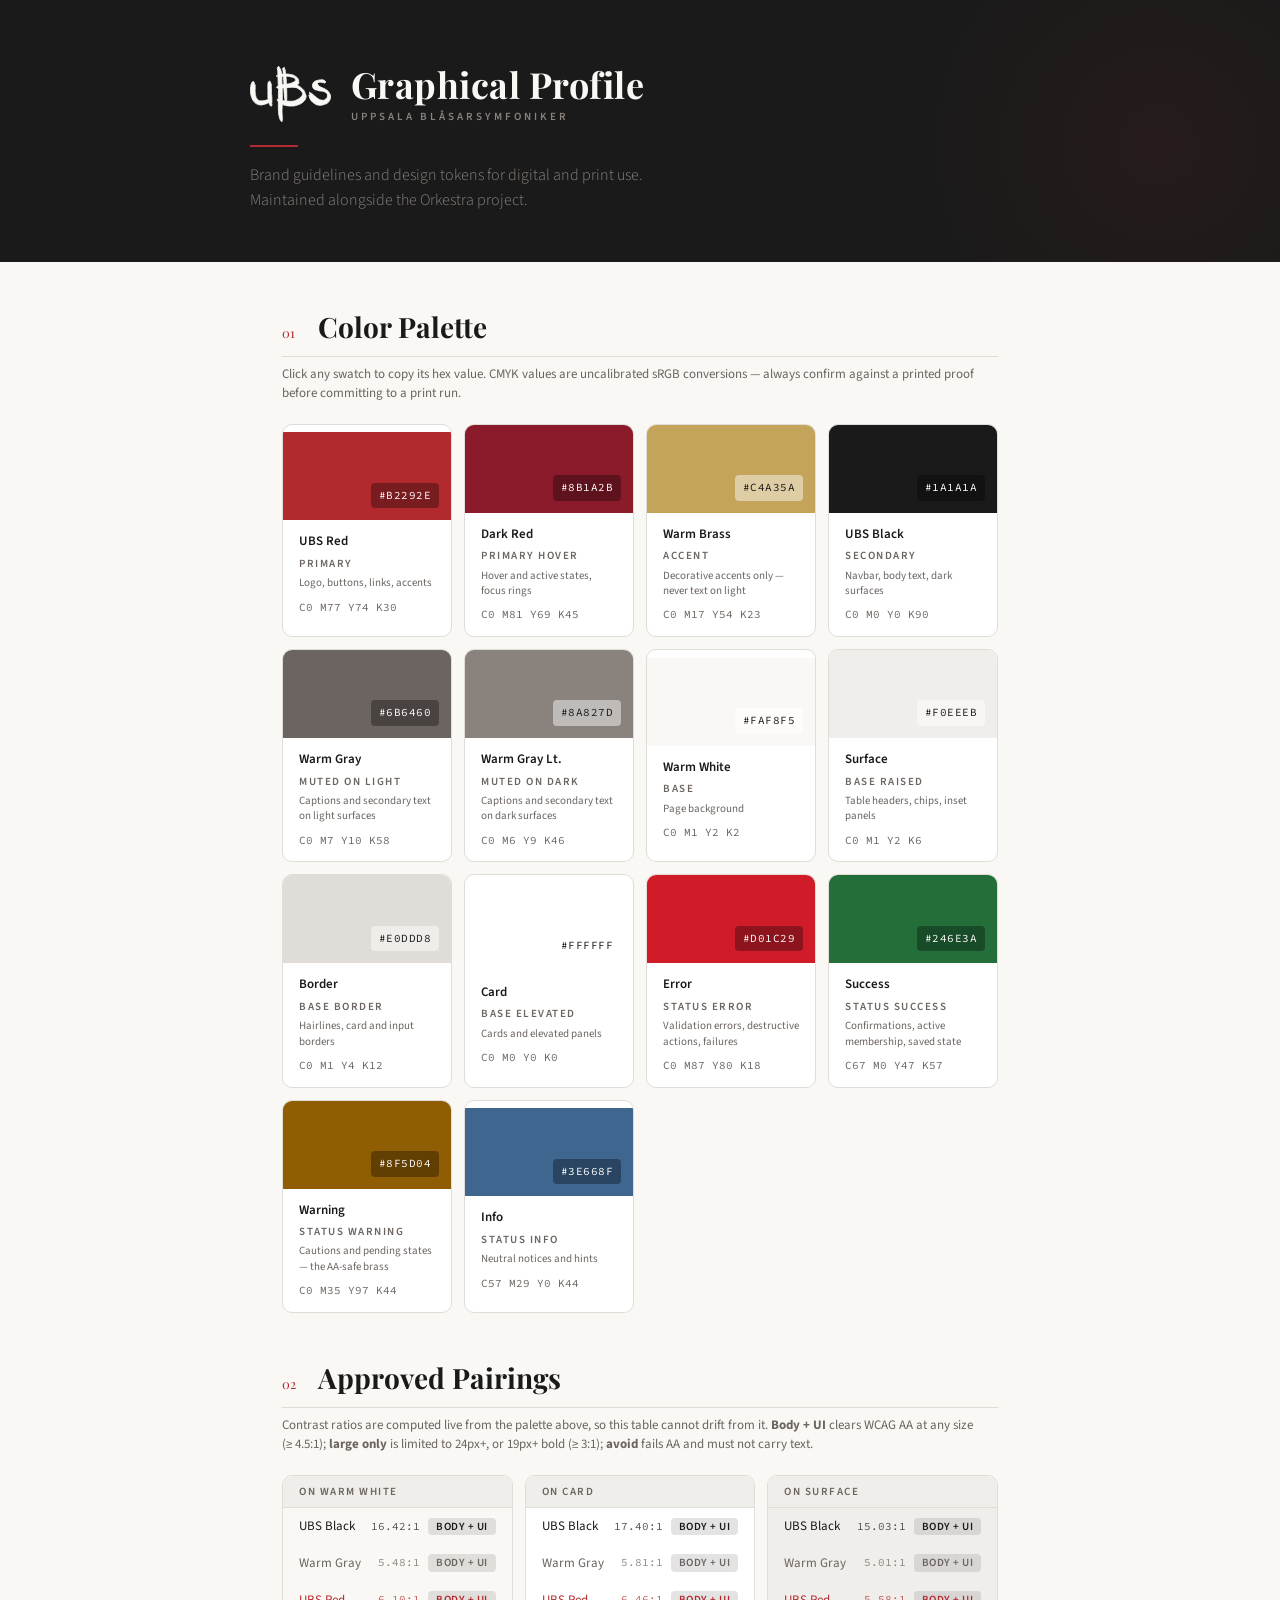
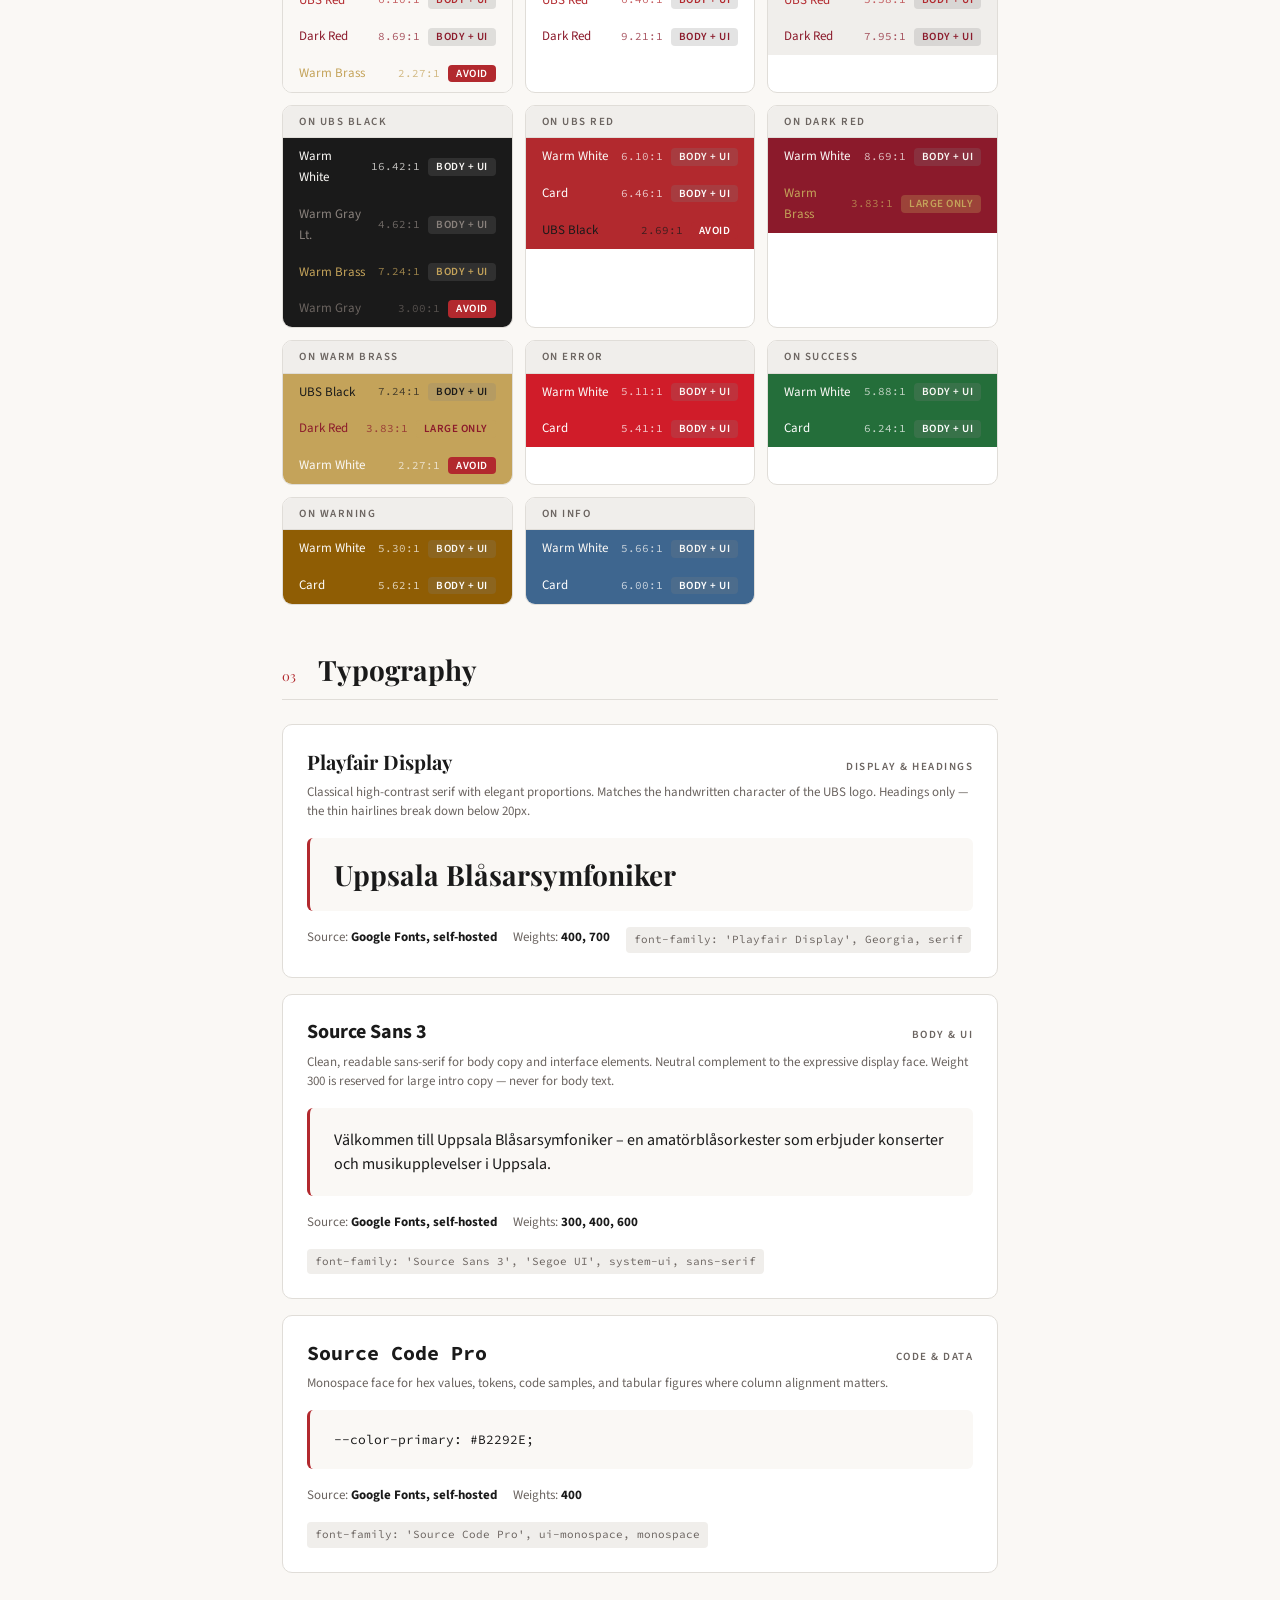
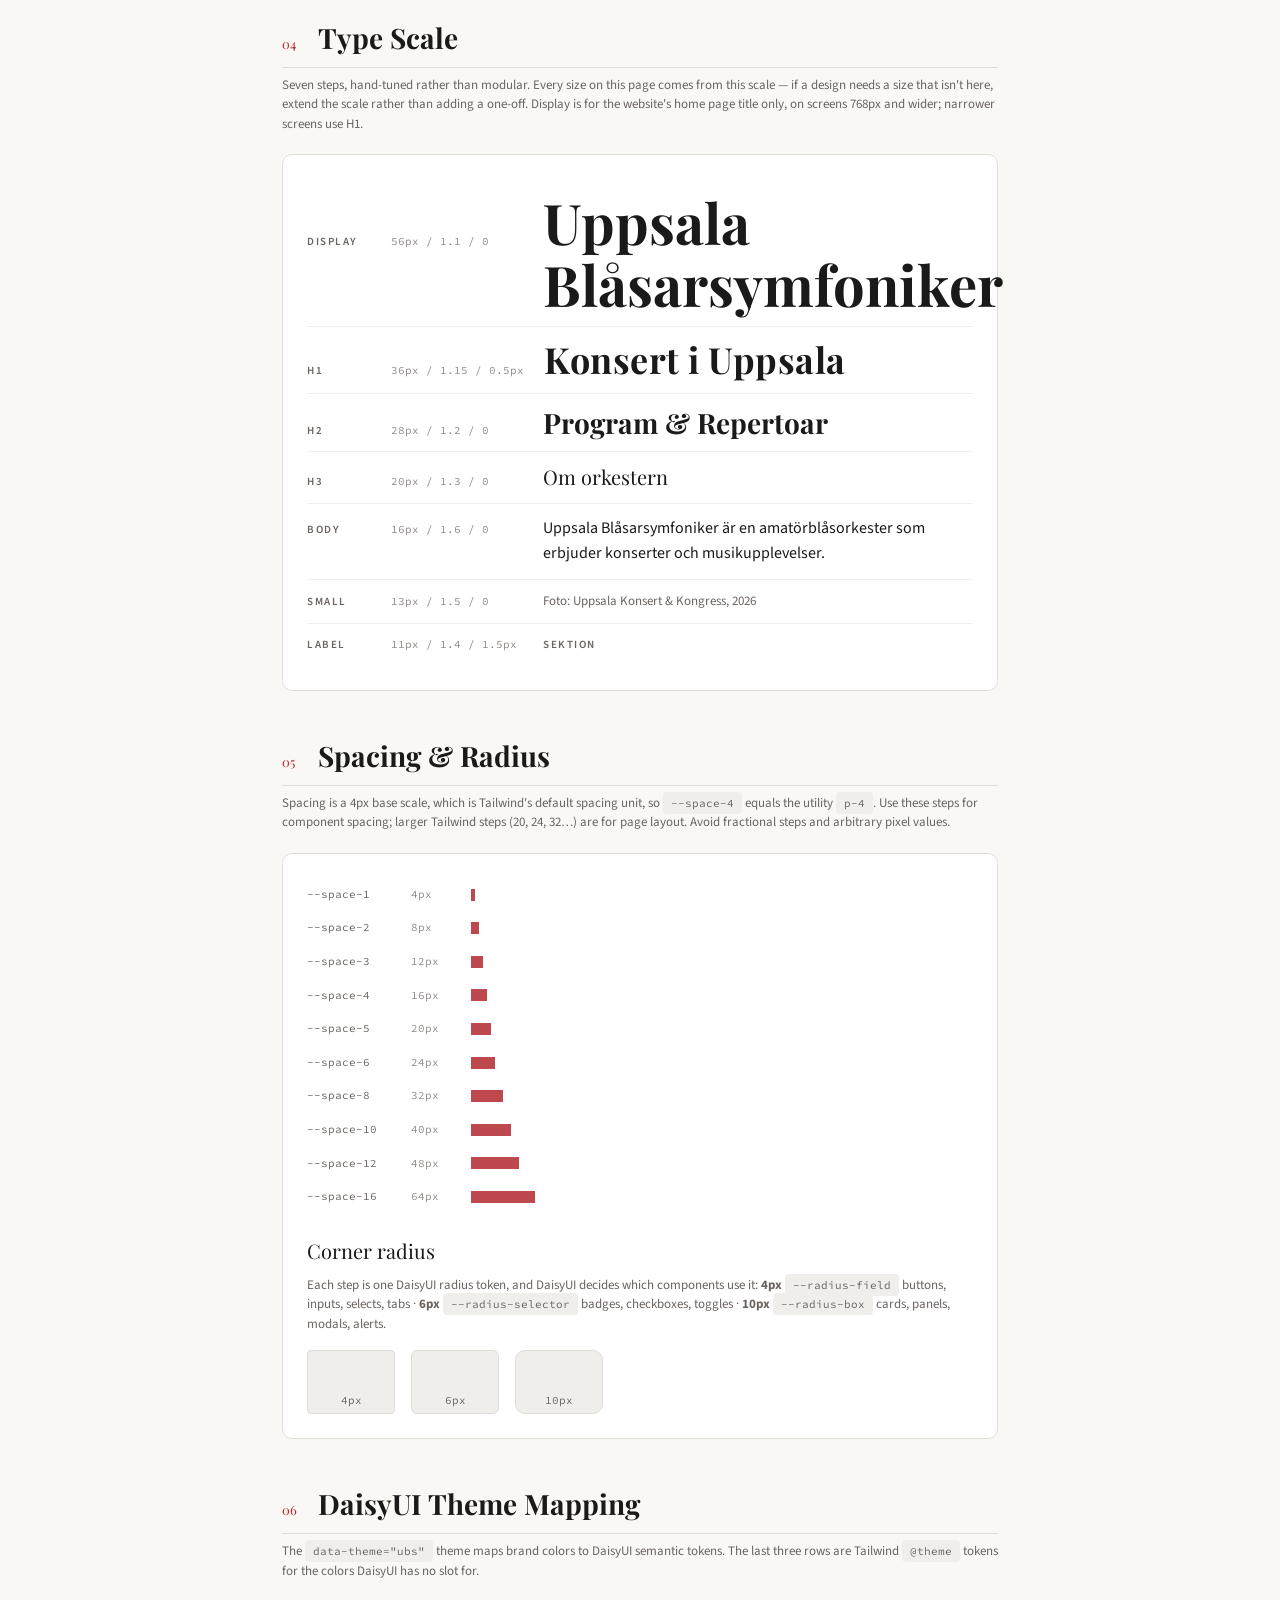
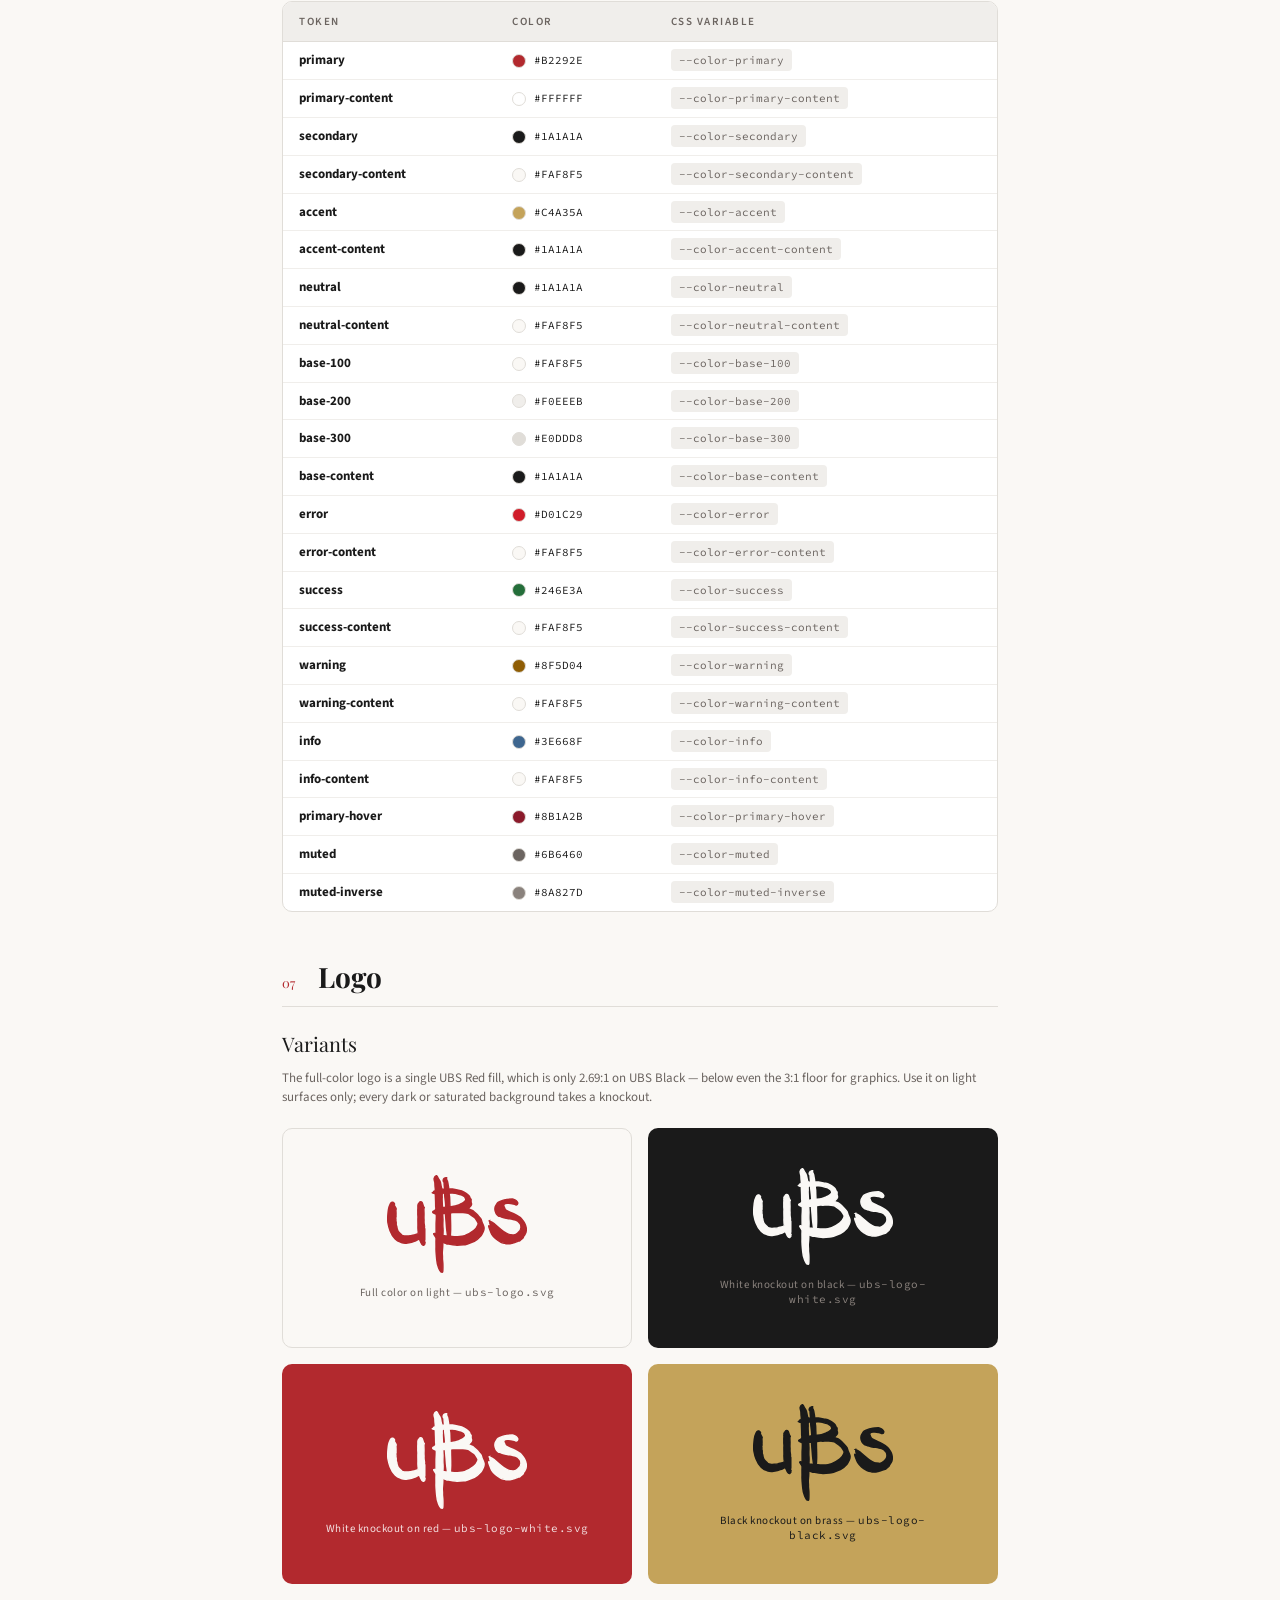
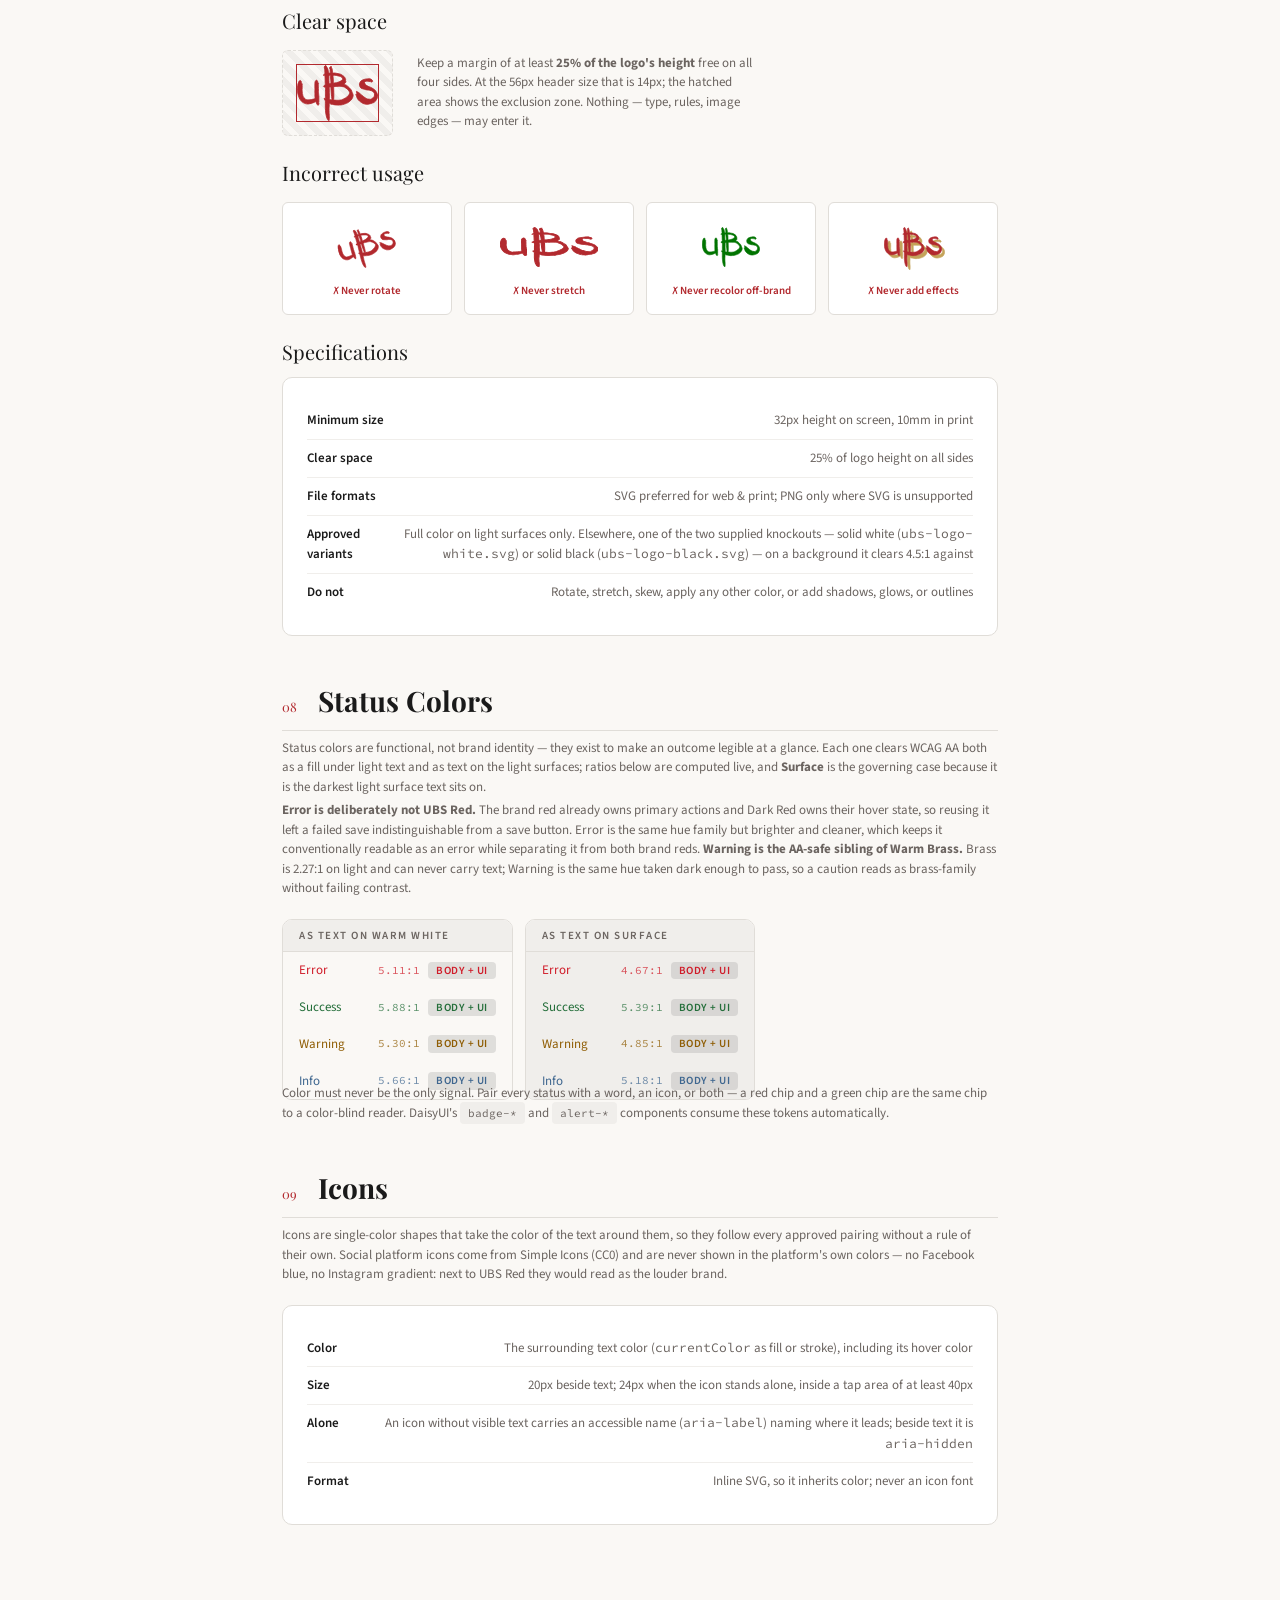
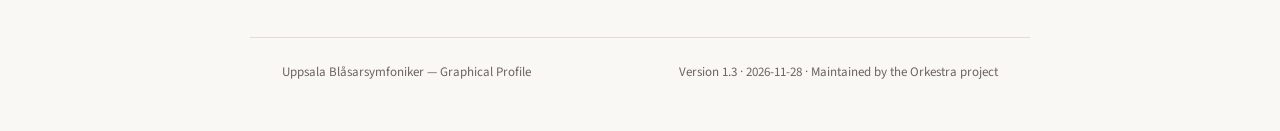
<file: docs/ubs-profile.html>
<!DOCTYPE html>
<html lang="en">
<head>
<meta charset="UTF-8">
<meta name="viewport" content="width=device-width, initial-scale=1.0">
<title>UBS Graphical Profile</title>
<link rel="preconnect" href="https://fonts.googleapis.com">
<link rel="preconnect" href="https://fonts.gstatic.com" crossorigin>
<link href="https://fonts.googleapis.com/css2?family=Playfair+Display:wght@400;700&family=Source+Sans+3:wght@300;400;600&family=Source+Code+Pro:wght@400&display=swap" rel="stylesheet">
<style>
  *, *::before, *::after { margin: 0; padding: 0; box-sizing: border-box; }

  :root {
    /* ── Brand colors ── */
    --ubs-red: #B2292E;
    --dark-red: #8B1A2B;
    --brass: #C4A35A;
    --black: #1A1A1A;

    /* Two gray tiers: no single gray clears 4.5:1 on both light and dark. */
    --warm-gray: #6B6460;        /* on light surfaces  — 5.48:1 on warm-white */
    --warm-gray-light: #8A827D;  /* on dark surfaces   — 4.62:1 on black */

    /* ── Surfaces ── */
    --warm-white: #FAF8F5;
    --surface: #F0EEEB;
    --border: #E0DDD8;
    --card: #FFFFFF;

    /* ── Type scale ── */
    --text-display: 56px;
    --text-h1: 36px;
    --text-h2: 28px;
    --text-h3: 20px;
    --text-body: 16px;
    --text-small: 13px;
    --text-label: 11px;

    /* ── Spacing scale (4px base) ── */
    --space-1: 4px;
    --space-2: 8px;
    --space-3: 12px;
    --space-4: 16px;
    --space-5: 20px;
    --space-6: 24px;
    --space-8: 32px;
    --space-10: 40px;
    --space-12: 48px;
    --space-16: 64px;

    /* ── Radius scale ── */
    --radius-sm: 4px;
    --radius-md: 6px;
    --radius-lg: 10px;

    /* ── Families ── */
    --font-display: 'Playfair Display', Georgia, serif;
    --font-body: 'Source Sans 3', 'Segoe UI', system-ui, sans-serif;
    --font-mono: 'Source Code Pro', ui-monospace, monospace;
  }

  body {
    font-family: var(--font-body);
    font-size: var(--text-body);
    line-height: 1.6;
    background: var(--warm-white);
    color: var(--black);
    -webkit-font-smoothing: antialiased;
  }

  /* ── Shared label treatment ─────────────────────── */

  .label-type {
    font-size: var(--text-label);
    font-weight: 600;
    letter-spacing: 1.5px;
    text-transform: uppercase;
    line-height: 1.4;
  }

  .mono { font-family: var(--font-mono); }

  /* ── Header ─────────────────────────────────────── */

  .header {
    background: var(--black);
    padding: var(--space-16) var(--space-8) var(--space-12);
    position: relative;
    overflow: hidden;
  }

  .header::before {
    content: '';
    position: absolute;
    top: -40%;
    right: -10%;
    width: 500px;
    height: 500px;
    background: radial-gradient(circle, rgba(178,41,46,0.08) 0%, transparent 70%);
    pointer-events: none;
  }

  .header-inner {
    max-width: 780px;
    margin: 0 auto;
    position: relative;
  }

  .header-logo {
    display: flex;
    align-items: center;
    gap: var(--space-5);
    margin-bottom: var(--space-4);
  }

  .header-logo img {
    height: 56px;
  }

  .header-text {
    display: flex;
    flex-direction: column;
    gap: var(--space-1);
  }

  .header-title {
    font-family: var(--font-display);
    font-size: var(--text-h1);
    font-weight: 700;
    color: var(--warm-white);
    letter-spacing: 0.5px;
    line-height: 1.15;
  }

  .header-subtitle {
    color: var(--warm-gray-light);
    letter-spacing: 3px;
  }

  .header-rule {
    width: 48px;
    height: 2px;
    background: var(--ubs-red);
    border: none;
    margin: var(--space-5) 0 var(--space-4);
  }

  .header-desc {
    font-size: var(--text-body);
    font-weight: 300;
    color: var(--warm-gray-light);
    max-width: 460px;
    line-height: 1.6;
  }

  /* ── Container & Sections ───────────────────────── */

  .container { max-width: 780px; margin: 0 auto; padding: var(--space-12) var(--space-8) var(--space-16); }

  section { margin-bottom: var(--space-12); }

  .section-header {
    display: flex;
    align-items: baseline;
    gap: var(--space-3);
    margin-bottom: var(--space-6);
    border-bottom: 1px solid var(--border);
    padding-bottom: var(--space-3);
  }

  .section-number {
    font-family: var(--font-display);
    font-size: var(--text-small);
    font-weight: 400;
    color: var(--ubs-red);
    min-width: 24px;
  }

  h2 {
    font-family: var(--font-display);
    font-size: var(--text-h2);
    font-weight: 700;
    line-height: 1.2;
    color: var(--black);
  }

  h3 {
    font-family: var(--font-display);
    font-size: var(--text-h3);
    font-weight: 400;
    line-height: 1.3;
    color: var(--black);
    margin-bottom: var(--space-3);
  }

  .section-note {
    font-size: var(--text-small);
    line-height: 1.5;
    color: var(--warm-gray);
    margin-top: calc(var(--space-4) * -1);
    margin-bottom: var(--space-5);
  }

  .card-surface {
    background: var(--card);
    border: 1px solid var(--border);
    border-radius: var(--radius-lg);
    padding: var(--space-6);
  }

  /* ── 01 Color Palette ───────────────────────────── */

  .palette-grid {
    display: grid;
    grid-template-columns: repeat(auto-fill, minmax(150px, 1fr));
    gap: var(--space-3);
  }

  .swatch {
    display: block;
    width: 100%;
    text-align: left;
    font: inherit;
    border: 1px solid var(--border);
    border-radius: var(--radius-lg);
    overflow: hidden;
    cursor: pointer;
    background: var(--card);
    transition: transform 0.2s ease, box-shadow 0.2s ease;
  }

  .swatch:hover {
    transform: translateY(-3px);
    box-shadow: 0 8px 24px rgba(26,26,26,0.08);
    border-color: var(--dark-red);
  }

  .swatch:focus-visible {
    outline: 2px solid var(--dark-red);
    outline-offset: 2px;
  }

  .swatch-color {
    height: 88px;
    display: flex;
    align-items: flex-end;
    justify-content: flex-end;
    padding: var(--space-3);
    position: relative;
  }

  .swatch-hex {
    font-family: var(--font-mono);
    font-size: var(--text-label);
    background: rgba(0,0,0,0.32);
    color: #fff;
    padding: var(--space-1) var(--space-2);
    border-radius: var(--radius-sm);
    letter-spacing: 0.5px;
  }

  /* The swatch is a <button>, so its internals are spans — force block flow. */
  .swatch-info { display: block; padding: var(--space-3) var(--space-4); }
  .swatch-name { display: block; font-size: var(--text-small); font-weight: 600; color: var(--black); line-height: 1.5; }
  .swatch-role { display: block; color: var(--warm-gray); margin-top: var(--space-1); }
  .swatch-usage { display: block; font-size: var(--text-label); font-weight: 400; letter-spacing: 0; text-transform: none; color: var(--warm-gray); margin-top: var(--space-1); line-height: 1.4; }
  .swatch-cmyk { display: block; font-family: var(--font-mono); font-size: var(--text-label); color: var(--warm-gray); margin-top: var(--space-2); letter-spacing: 0; }

  .swatch-status {
    position: absolute;
    inset: 0;
    display: flex;
    align-items: center;
    justify-content: center;
    background: rgba(0,0,0,0.6);
    color: #fff;
    font-size: var(--text-label);
    font-weight: 600;
    letter-spacing: 1px;
    opacity: 0;
    transition: opacity 0.15s ease;
    pointer-events: none;
  }

  .swatch.flash .swatch-status { opacity: 1; }

  /* ── 02 Pairings ────────────────────────────────── */

  .pair-grid {
    display: grid;
    grid-template-columns: repeat(auto-fill, minmax(230px, 1fr));
    gap: var(--space-3);
  }

  .pair-group {
    border: 1px solid var(--border);
    border-radius: var(--radius-lg);
    overflow: hidden;
    background: var(--card);
  }

  .pair-group-head {
    padding: var(--space-2) var(--space-4);
    background: var(--surface);
    color: var(--warm-gray);
    border-bottom: 1px solid var(--border);
  }

  .pair-row {
    display: flex;
    align-items: center;
    justify-content: space-between;
    gap: var(--space-2);
    padding: var(--space-2) var(--space-4);
  }

  .pair-sample { font-size: var(--text-small); }

  .pair-meta {
    display: flex;
    align-items: center;
    gap: var(--space-2);
    flex-shrink: 0;
  }

  .pair-ratio { font-family: var(--font-mono); font-size: var(--text-label); opacity: 0.75; }

  .pair-verdict {
    font-size: var(--text-label);
    font-weight: 600;
    letter-spacing: 0.5px;
    text-transform: uppercase;
    padding: 0 var(--space-2);
    border-radius: var(--radius-sm);
    white-space: nowrap;
  }

  .v-pass { background: rgba(128,128,128,0.22); }
  .v-large { background: rgba(196,163,90,0.30); }
  .v-fail { background: var(--ubs-red); color: #fff; }

  /* ── 03 Typography ──────────────────────────────── */

  .font-card {
    background: var(--card);
    border: 1px solid var(--border);
    border-radius: var(--radius-lg);
    padding: var(--space-6);
    margin-bottom: var(--space-4);
  }

  .font-header {
    display: flex;
    flex-wrap: wrap;
    align-items: baseline;
    justify-content: space-between;
    gap: var(--space-2);
    margin-bottom: var(--space-2);
  }

  .font-name { font-size: var(--text-h3); font-weight: 700; line-height: 1.3; }
  .font-role { color: var(--warm-gray); }
  .font-desc { font-size: var(--text-small); line-height: 1.5; color: var(--warm-gray); margin-bottom: var(--space-4); }

  .font-sample {
    font-size: var(--text-body);
    line-height: 1.5;
    margin-bottom: var(--space-4);
    padding: var(--space-5) var(--space-6);
    background: var(--warm-white);
    border-radius: var(--radius-md);
    border-left: 3px solid var(--ubs-red);
  }

  .font-meta {
    display: flex;
    flex-wrap: wrap;
    gap: var(--space-4);
    font-size: var(--text-small);
    color: var(--warm-gray);
  }

  .font-meta strong { color: var(--black); }

  .code-chip {
    font-family: var(--font-mono);
    font-size: var(--text-label);
    background: var(--surface);
    color: var(--warm-gray);
    padding: var(--space-1) var(--space-2);
    border-radius: var(--radius-sm);
  }

  /* ── 04 Type Scale ──────────────────────────────── */

  .scale-row {
    display: flex;
    align-items: baseline;
    gap: var(--space-5);
    padding: var(--space-3) 0;
    border-bottom: 1px solid var(--surface);
  }

  .scale-row:last-child { border-bottom: none; }

  .scale-label {
    color: var(--warm-gray);
    min-width: 64px;
    flex-shrink: 0;
  }

  .scale-spec {
    font-family: var(--font-mono);
    font-size: var(--text-label);
    color: var(--warm-gray);
    min-width: 132px;
    flex-shrink: 0;
    opacity: 0.75;
    letter-spacing: 0;
  }

  /* ── 05 Spacing & Radius ────────────────────────── */

  .space-row {
    display: flex;
    align-items: center;
    gap: var(--space-4);
    padding: var(--space-2) 0;
  }

  .space-token { font-family: var(--font-mono); font-size: var(--text-label); color: var(--warm-gray); min-width: 88px; flex-shrink: 0; }
  .space-px { font-family: var(--font-mono); font-size: var(--text-label); color: var(--warm-gray); min-width: 44px; flex-shrink: 0; opacity: 0.75; }
  .space-bar { height: 12px; background: var(--ubs-red); opacity: 0.85; }

  .radius-grid { display: flex; flex-wrap: wrap; gap: var(--space-4); margin-top: var(--space-4); }

  .radius-demo {
    width: 88px;
    height: 64px;
    background: var(--surface);
    border: 1px solid var(--border);
    display: flex;
    align-items: flex-end;
    justify-content: center;
    padding: var(--space-1);
    font-family: var(--font-mono);
    font-size: var(--text-label);
    color: var(--warm-gray);
  }

  /* ── 06 Theme Map ───────────────────────────────── */

  .table-scroll {
    overflow-x: auto;
    border: 1px solid var(--border);
    border-radius: var(--radius-lg);
    background: var(--card);
  }

  .theme-table {
    width: 100%;
    border-collapse: collapse;
    font-size: var(--text-small);
  }

  .theme-table thead { background: var(--surface); }

  .theme-table th {
    color: var(--warm-gray);
    text-align: left;
    padding: var(--space-3) var(--space-4);
    border-bottom: 1px solid var(--border);
    white-space: nowrap;
  }

  .theme-table td {
    padding: var(--space-2) var(--space-4);
    border-bottom: 1px solid var(--surface);
    vertical-align: middle;
    white-space: nowrap;
  }

  .theme-table tr:last-child td { border-bottom: none; }

  .theme-dot {
    display: inline-block;
    width: 14px;
    height: 14px;
    border-radius: 50%;
    border: 1px solid var(--border);
    vertical-align: middle;
    margin-right: var(--space-2);
  }

  /* ── 07 Logo ────────────────────────────────────── */

  .logo-grid {
    display: grid;
    grid-template-columns: 1fr 1fr;
    gap: var(--space-4);
  }

  .logo-demo {
    border-radius: var(--radius-lg);
    padding: var(--space-10);
    display: flex;
    flex-direction: column;
    align-items: center;
    justify-content: center;
    gap: var(--space-3);
    min-height: 160px;
  }

  .logo-demo-light { background: var(--warm-white); border: 1px solid var(--border); }
  .logo-demo-dark { background: var(--black); }
  .logo-demo-red { background: var(--ubs-red); }
  .logo-demo-brass { background: var(--brass); }

  .logo-demo img {
    max-width: 140px;
    height: auto;
    transition: transform 0.3s ease;
  }

  .logo-demo:hover img { transform: scale(1.05); }

  .demo-caption {
    font-size: var(--text-label);
    text-align: center;
    letter-spacing: 0.5px;
    line-height: 1.4;
  }

  .caption-on-light { color: var(--warm-gray); }
  .caption-on-dark { color: var(--warm-gray-light); }
  .caption-on-red { color: rgba(255,255,255,0.85); }
  .caption-on-brass { color: var(--black); }

  /* Clear space diagram */

  .clearspace {
    margin-top: var(--space-4);
    display: flex;
    gap: var(--space-6);
    align-items: center;
    flex-wrap: wrap;
  }

  .clearspace-figure {
    position: relative;
    display: inline-block;
    padding: 14px; /* 25% of the 56px demo logo height */
    background:
      repeating-linear-gradient(45deg,
        var(--surface) 0 6px,
        transparent 6px 12px);
    border: 1px dashed var(--border);
    border-radius: var(--radius-md);
  }

  .clearspace-figure img { display: block; height: 56px; width: auto; }

  .clearspace-inner { outline: 1px solid var(--ubs-red); outline-offset: 0; }

  /* Misuse examples */

  .misuse-grid {
    display: grid;
    grid-template-columns: repeat(auto-fill, minmax(140px, 1fr));
    gap: var(--space-3);
    margin-top: var(--space-4);
  }

  .misuse {
    border: 1px solid var(--border);
    border-radius: var(--radius-md);
    background: var(--card);
    padding: var(--space-4);
    display: flex;
    flex-direction: column;
    align-items: center;
    gap: var(--space-2);
    overflow: hidden;
  }

  .misuse-frame {
    height: 56px;
    display: flex;
    align-items: center;
    justify-content: center;
    width: 100%;
  }

  .misuse-frame img { height: 40px; width: auto; }

  .misuse-label {
    font-size: var(--text-label);
    color: var(--ubs-red);
    font-weight: 600;
    text-align: center;
    line-height: 1.4;
  }

  .m-rotate img { transform: rotate(-14deg); }
  .m-stretch img { transform: scaleX(1.7); }
  .m-recolor img { filter: hue-rotate(115deg) saturate(1.6); }
  .m-shadow img { filter: drop-shadow(3px 3px 0 var(--brass)); }

  .guideline-row {
    display: flex;
    justify-content: space-between;
    align-items: baseline;
    padding: var(--space-2) 0;
    border-bottom: 1px solid var(--surface);
    gap: var(--space-4);
  }

  .guideline-row:last-child { border-bottom: none; }
  .guideline-label { font-size: var(--text-small); font-weight: 600; color: var(--black); }
  .guideline-value { font-size: var(--text-small); color: var(--warm-gray); text-align: right; line-height: 1.5; }

  /* ── Footer ─────────────────────────────────────── */

  .footer {
    max-width: 780px;
    margin: 0 auto;
    padding: var(--space-6) var(--space-8) var(--space-12);
    border-top: 1px solid var(--border);
    display: flex;
    justify-content: space-between;
    align-items: baseline;
    flex-wrap: wrap;
    gap: var(--space-2);
    font-size: var(--text-small);
    color: var(--warm-gray);
  }

  /* ── Responsive (mobile-first overrides) ────────── */

  @media (max-width: 600px) {
    .header { padding: var(--space-10) var(--space-5) var(--space-8); }
    .header-logo img { height: 40px; }
    .header-title { font-size: var(--text-h2); }
    .container { padding: var(--space-8) var(--space-5) var(--space-12); }
    h2 { font-size: var(--text-h3); }
    .palette-grid { grid-template-columns: repeat(auto-fill, minmax(130px, 1fr)); }
    .logo-grid { grid-template-columns: 1fr; }
    .scale-row { flex-direction: column; gap: var(--space-1); }
    .scale-spec { min-width: 0; }
  }
</style>
</head>
<body>

<!-- ── Header ──────────────────────────────────────── -->

<header class="header">
  <div class="header-inner">
    <div class="header-logo">
      <img src="ubs-logo-white.svg" alt="Uppsala Blåsarsymfoniker">
      <div class="header-text">
        <h1 class="header-title">Graphical Profile</h1>
        <span class="header-subtitle label-type" lang="sv">Uppsala Blåsarsymfoniker</span>
      </div>
    </div>
    <hr class="header-rule">
    <p class="header-desc">Brand guidelines and design tokens for digital and print use. Maintained alongside the Orkestra project.</p>
  </div>
</header>

<div class="container">

  <!-- ── 01 Color Palette ─────────────────────────── -->

  <section>
    <div class="section-header">
      <span class="section-number">01</span>
      <h2>Color Palette</h2>
    </div>
    <p class="section-note">Click any swatch to copy its hex value. CMYK values are uncalibrated sRGB conversions &mdash; always confirm against a printed proof before committing to a print run.</p>
    <div class="palette-grid" id="swatches"></div>
  </section>

  <!-- ── 02 Approved Pairings ─────────────────────── -->

  <section>
    <div class="section-header">
      <span class="section-number">02</span>
      <h2>Approved Pairings</h2>
    </div>
    <p class="section-note">
      Contrast ratios are computed live from the palette above, so this table cannot drift from it.
      <strong>Body + UI</strong> clears WCAG AA at any size (&ge;&nbsp;4.5:1);
      <strong>large only</strong> is limited to 24px+, or 19px+ bold (&ge;&nbsp;3:1);
      <strong>avoid</strong> fails AA and must not carry text.
    </p>
    <div class="pair-grid" id="pairings"></div>
  </section>

  <!-- ── 03 Typography ────────────────────────────── -->

  <section>
    <div class="section-header">
      <span class="section-number">03</span>
      <h2>Typography</h2>
    </div>

    <div class="font-card">
      <div class="font-header">
        <span class="font-name" style="font-family:var(--font-display)">Playfair Display</span>
        <span class="font-role label-type">Display &amp; headings</span>
      </div>
      <p class="font-desc">Classical high-contrast serif with elegant proportions. Matches the handwritten character of the UBS logo. Headings only &mdash; the thin hairlines break down below 20px.</p>
      <div class="font-sample" style="font-family:var(--font-display); font-size:var(--text-h2); font-weight:700; line-height:1.2" lang="sv">Uppsala Blåsarsymfoniker</div>
      <div class="font-meta">
        <span>Source: <strong>Google Fonts, self-hosted</strong></span>
        <span>Weights: <strong>400, 700</strong></span>
        <span class="code-chip">font-family: 'Playfair Display', Georgia, serif</span>
      </div>
    </div>

    <div class="font-card">
      <div class="font-header">
        <span class="font-name" style="font-family:var(--font-body)">Source Sans 3</span>
        <span class="font-role label-type">Body &amp; UI</span>
      </div>
      <p class="font-desc">Clean, readable sans-serif for body copy and interface elements. Neutral complement to the expressive display face. Weight 300 is reserved for large intro copy &mdash; never for body text.</p>
      <div class="font-sample" style="font-family:var(--font-body)" lang="sv">Välkommen till Uppsala Blåsarsymfoniker &ndash; en amatörblåsorkester som erbjuder konserter och musikupplevelser i Uppsala.</div>
      <div class="font-meta">
        <span>Source: <strong>Google Fonts, self-hosted</strong></span>
        <span>Weights: <strong>300, 400, 600</strong></span>
        <span class="code-chip">font-family: 'Source Sans 3', 'Segoe UI', system-ui, sans-serif</span>
      </div>
    </div>

    <div class="font-card">
      <div class="font-header">
        <span class="font-name mono">Source Code Pro</span>
        <span class="font-role label-type">Code &amp; data</span>
      </div>
      <p class="font-desc">Monospace face for hex values, tokens, code samples, and tabular figures where column alignment matters.</p>
      <div class="font-sample mono" style="font-size:var(--text-small)">--color-primary: #B2292E;</div>
      <div class="font-meta">
        <span>Source: <strong>Google Fonts, self-hosted</strong></span>
        <span>Weights: <strong>400</strong></span>
        <span class="code-chip">font-family: 'Source Code Pro', ui-monospace, monospace</span>
      </div>
    </div>
  </section>

  <!-- ── 04 Type Scale ────────────────────────────── -->

  <section>
    <div class="section-header">
      <span class="section-number">04</span>
      <h2>Type Scale</h2>
    </div>
    <p class="section-note">Seven steps, hand-tuned rather than modular. Every size on this page comes from this scale &mdash; if a design needs a size that isn't here, extend the scale rather than adding a one-off. Display is for the website's home page title only, on screens 768px and wider; narrower screens use H1.</p>
    <div class="card-surface" id="typeScale"></div>
  </section>

  <!-- ── 05 Spacing & Radius ──────────────────────── -->

  <section>
    <div class="section-header">
      <span class="section-number">05</span>
      <h2>Spacing &amp; Radius</h2>
    </div>
    <p class="section-note">Spacing is a 4px base scale, which is Tailwind's default spacing unit, so <span class="code-chip">--space-4</span> equals the utility <span class="code-chip">p-4</span>. Use these steps for component spacing; larger Tailwind steps (20, 24, 32&hellip;) are for page layout. Avoid fractional steps and arbitrary pixel values.</p>
    <div class="card-surface">
      <div id="spacingScale"></div>
      <h3 style="margin-top:var(--space-6)">Corner radius</h3>
      <p class="font-desc" style="margin:0">
        Each step is one DaisyUI radius token, and DaisyUI decides which components use it:
        <strong>4px</strong> <span class="code-chip">--radius-field</span> buttons, inputs, selects, tabs &middot;
        <strong>6px</strong> <span class="code-chip">--radius-selector</span> badges, checkboxes, toggles &middot;
        <strong>10px</strong> <span class="code-chip">--radius-box</span> cards, panels, modals, alerts.
      </p>
      <div class="radius-grid" id="radiusScale"></div>
    </div>
  </section>

  <!-- ── 06 DaisyUI Theme ─────────────────────────── -->

  <section>
    <div class="section-header">
      <span class="section-number">06</span>
      <h2>DaisyUI Theme Mapping</h2>
    </div>
    <p class="section-note">The <span class="code-chip">data-theme="ubs"</span> theme maps brand colors to DaisyUI semantic tokens. The last three rows are Tailwind <span class="code-chip">@theme</span> tokens for the colors DaisyUI has no slot for.</p>
    <div class="table-scroll">
      <table class="theme-table">
        <thead>
          <tr>
            <th class="label-type">Token</th>
            <th class="label-type">Color</th>
            <th class="label-type">CSS Variable</th>
          </tr>
        </thead>
        <tbody id="themeMap"></tbody>
      </table>
    </div>
  </section>

  <!-- ── 07 Logo ──────────────────────────────────── -->

  <section>
    <div class="section-header">
      <span class="section-number">07</span>
      <h2>Logo</h2>
    </div>

    <h3>Variants</h3>
    <p class="section-note" style="margin-top:0">
      The full-color logo is a single UBS&nbsp;Red fill, which is only 2.69:1 on UBS&nbsp;Black &mdash;
      below even the 3:1 floor for graphics. Use it on light surfaces only; every dark or saturated
      background takes a knockout.
    </p>
    <div class="logo-grid">
      <div class="logo-demo logo-demo-light">
        <img src="ubs-logo.svg" alt="UBS logo, full color on light background">
        <span class="demo-caption caption-on-light">Full color on light &mdash; <span class="mono">ubs-logo.svg</span></span>
      </div>
      <div class="logo-demo logo-demo-dark">
        <img src="ubs-logo-white.svg" alt="UBS logo, white knockout on black">
        <span class="demo-caption caption-on-dark">White knockout on black &mdash; <span class="mono">ubs-logo-white.svg</span></span>
      </div>
      <div class="logo-demo logo-demo-red">
        <img src="ubs-logo-white.svg" alt="UBS logo, white knockout on brand red">
        <span class="demo-caption caption-on-red">White knockout on red &mdash; <span class="mono">ubs-logo-white.svg</span></span>
      </div>
      <div class="logo-demo logo-demo-brass">
        <img src="ubs-logo-black.svg" alt="UBS logo, black knockout on brass">
        <span class="demo-caption caption-on-brass">Black knockout on brass &mdash; <span class="mono">ubs-logo-black.svg</span></span>
      </div>
    </div>

    <h3 style="margin-top:var(--space-6)">Clear space</h3>
    <div class="clearspace">
      <div class="clearspace-figure">
        <img class="clearspace-inner" src="ubs-logo.svg" alt="Clear space diagram: margin equal to 25% of logo height on all sides">
      </div>
      <p class="font-desc" style="margin:0; max-width:340px">
        Keep a margin of at least <strong>25% of the logo's height</strong> free on all four sides.
        At the 56px header size that is 14px; the hatched area shows the exclusion zone.
        Nothing &mdash; type, rules, image edges &mdash; may enter it.
      </p>
    </div>

    <h3 style="margin-top:var(--space-6)">Incorrect usage</h3>
    <div class="misuse-grid">
      <div class="misuse">
        <div class="misuse-frame m-rotate"><img src="ubs-logo.svg" alt="Incorrect: rotated logo"></div>
        <span class="misuse-label">&#10007; Never rotate</span>
      </div>
      <div class="misuse">
        <div class="misuse-frame m-stretch"><img src="ubs-logo.svg" alt="Incorrect: horizontally stretched logo"></div>
        <span class="misuse-label">&#10007; Never stretch</span>
      </div>
      <div class="misuse">
        <div class="misuse-frame m-recolor"><img src="ubs-logo.svg" alt="Incorrect: logo in an off-brand color"></div>
        <span class="misuse-label">&#10007; Never recolor off-brand</span>
      </div>
      <div class="misuse">
        <div class="misuse-frame m-shadow"><img src="ubs-logo.svg" alt="Incorrect: logo with a drop shadow effect"></div>
        <span class="misuse-label">&#10007; Never add effects</span>
      </div>
    </div>

    <h3 style="margin-top:var(--space-6)">Specifications</h3>
    <div class="card-surface">
      <div class="guideline-row">
        <span class="guideline-label">Minimum size</span>
        <span class="guideline-value">32px height on screen, 10mm in print</span>
      </div>
      <div class="guideline-row">
        <span class="guideline-label">Clear space</span>
        <span class="guideline-value">25% of logo height on all sides</span>
      </div>
      <div class="guideline-row">
        <span class="guideline-label">File formats</span>
        <span class="guideline-value">SVG preferred for web &amp; print; PNG only where SVG is unsupported</span>
      </div>
      <div class="guideline-row">
        <span class="guideline-label">Approved variants</span>
        <span class="guideline-value">Full color on light surfaces only. Elsewhere, one of the two supplied knockouts &mdash; solid white (<span class="mono">ubs-logo-white.svg</span>) or solid black (<span class="mono">ubs-logo-black.svg</span>) &mdash; on a background it clears 4.5:1 against</span>
      </div>
      <div class="guideline-row">
        <span class="guideline-label">Do not</span>
        <span class="guideline-value">Rotate, stretch, skew, apply any other color, or add shadows, glows, or outlines</span>
      </div>
    </div>
  </section>

  <!-- ── 08 Status Colors ─────────────────────────── -->

  <section>
    <div class="section-header">
      <span class="section-number">08</span>
      <h2>Status Colors</h2>
    </div>
    <p class="section-note">
      Status colors are functional, not brand identity &mdash; they exist to make an
      outcome legible at a glance. Each one clears WCAG&nbsp;AA both as a fill under
      light text and as text on the light surfaces; ratios below are computed live,
      and <strong>Surface</strong> is the governing case because it is the darkest
      light surface text sits on.
    </p>
    <p class="section-note">
      <strong>Error is deliberately not UBS&nbsp;Red.</strong> The brand red already owns
      primary actions and Dark Red owns their hover state, so reusing it left a failed
      save indistinguishable from a save button. Error is the same hue family but
      brighter and cleaner, which keeps it conventionally readable as an error while
      separating it from both brand reds.
      <strong>Warning is the AA-safe sibling of Warm Brass.</strong> Brass is 2.27:1 on
      light and can never carry text; Warning is the same hue taken dark enough to pass,
      so a caution reads as brass-family without failing contrast.
    </p>
    <div class="pair-grid" id="statusText"></div>
    <p class="section-note">
      Color must never be the only signal. Pair every status with a word, an icon, or
      both &mdash; a red chip and a green chip are the same chip to a color-blind reader.
      DaisyUI's <span class="code-chip">badge-*</span> and <span class="code-chip">alert-*</span>
      components consume these tokens automatically.
    </p>
  </section>

  <!-- ── 09 Icons ─────────────────────────────────── -->

  <section>
    <div class="section-header">
      <span class="section-number">09</span>
      <h2>Icons</h2>
    </div>
    <p class="section-note">
      Icons are single-color shapes that take the color of the text around
      them, so they follow every approved pairing without a rule of their
      own. Social platform icons come from Simple&nbsp;Icons (CC0) and are never
      shown in the platform's own colors &mdash; no Facebook blue, no Instagram
      gradient: next to UBS&nbsp;Red they would read as the louder brand.
    </p>
    <div class="card-surface">
      <div class="guideline-row">
        <span class="guideline-label">Color</span>
        <span class="guideline-value">The surrounding text color (<span class="mono">currentColor</span> as fill or stroke), including its hover color</span>
      </div>
      <div class="guideline-row">
        <span class="guideline-label">Size</span>
        <span class="guideline-value">20px beside text; 24px when the icon stands alone, inside a tap area of at least 40px</span>
      </div>
      <div class="guideline-row">
        <span class="guideline-label">Alone</span>
        <span class="guideline-value">An icon without visible text carries an accessible name (<span class="mono">aria-label</span>) naming where it leads; beside text it is <span class="mono">aria-hidden</span></span>
      </div>
      <div class="guideline-row">
        <span class="guideline-label">Format</span>
        <span class="guideline-value">Inline SVG, so it inherits color; never an icon font</span>
      </div>
    </div>
  </section>

</div>

<!-- ── Footer ──────────────────────────────────────── -->

<footer class="footer">
  <span lang="sv">Uppsala Blåsarsymfoniker &mdash; Graphical Profile</span>
  <span>Version 1.3 &middot; 2026-11-28 &middot; Maintained by the Orkestra project</span>
</footer>

<script>
  /* ── Contrast helpers (WCAG 2.1 relative luminance) ─── */

  function channels(hex) {
    const h = hex.replace('#', '');
    return [0, 2, 4].map(i => parseInt(h.slice(i, i + 2), 16) / 255);
  }

  function luminance(hex) {
    const [r, g, b] = channels(hex).map(c =>
      c <= 0.04045 ? c / 12.92 : Math.pow((c + 0.055) / 1.055, 2.4));
    return 0.2126 * r + 0.7152 * g + 0.0722 * b;
  }

  function contrast(a, b) {
    const la = luminance(a), lb = luminance(b);
    return (Math.max(la, lb) + 0.05) / (Math.min(la, lb) + 0.05);
  }

  function cmyk(hex) {
    const [r, g, b] = channels(hex);
    const k = 1 - Math.max(r, g, b);
    if (k >= 1) return 'C0 M0 Y0 K100';
    const [c, m, y] = [r, g, b].map(v => Math.round((1 - v - k) / (1 - k) * 100));
    return `C${c} M${m} Y${y} K${Math.round(k * 100)}`;
  }

  /* ── 01 Palette ─── */

  const palette = [
    { name: "UBS Red",        hex: "#B2292E", role: "Primary",        usage: "Logo, buttons, links, accents" },
    { name: "Dark Red",       hex: "#8B1A2B", role: "Primary hover",  usage: "Hover and active states, focus rings" },
    { name: "Warm Brass",     hex: "#C4A35A", role: "Accent",         usage: "Decorative accents only — never text on light" },
    { name: "UBS Black",      hex: "#1A1A1A", role: "Secondary",      usage: "Navbar, body text, dark surfaces" },
    { name: "Warm Gray",      hex: "#6B6460", role: "Muted on light", usage: "Captions and secondary text on light surfaces" },
    { name: "Warm Gray Lt.",  hex: "#8A827D", role: "Muted on dark",  usage: "Captions and secondary text on dark surfaces" },
    { name: "Warm White",     hex: "#FAF8F5", role: "Base",           usage: "Page background" },
    { name: "Surface",        hex: "#F0EEEB", role: "Base raised",    usage: "Table headers, chips, inset panels" },
    { name: "Border",         hex: "#E0DDD8", role: "Base border",    usage: "Hairlines, card and input borders" },
    { name: "Card",           hex: "#FFFFFF", role: "Base elevated",  usage: "Cards and elevated panels" },
    { name: "Error",          hex: "#D01C29", role: "Status error",   usage: "Validation errors, destructive actions, failures" },
    { name: "Success",        hex: "#246E3A", role: "Status success", usage: "Confirmations, active membership, saved state" },
    { name: "Warning",        hex: "#8F5D04", role: "Status warning", usage: "Cautions and pending states — the AA-safe brass" },
    { name: "Info",           hex: "#3E668F", role: "Status info",    usage: "Neutral notices and hints" },
  ];

  const swatchHost = document.getElementById("swatches");

  palette.forEach(c => {
    const el = document.createElement("button");
    el.className = "swatch";
    el.type = "button";
    el.setAttribute("aria-label", `Copy ${c.name}, hex ${c.hex}`);
    /* Pick whichever of black/white reads better on this swatch. */
    const chipBg = contrast("#FFFFFF", c.hex) >= contrast("#1A1A1A", c.hex)
      ? "rgba(0,0,0,0.32)" : "rgba(255,255,255,0.45)";
    const chipFg = contrast("#FFFFFF", c.hex) >= contrast("#1A1A1A", c.hex)
      ? "#FFFFFF" : "#1A1A1A";
    el.innerHTML = `
      <span class="swatch-color" style="background:${c.hex}">
        <span class="swatch-hex mono" style="background:${chipBg}; color:${chipFg}">${c.hex}</span>
        <span class="swatch-status"></span>
      </span>
      <span class="swatch-info">
        <span class="swatch-name">${c.name}</span>
        <span class="swatch-role label-type">${c.role}</span>
        <span class="swatch-usage label-type">${c.usage}</span>
        <span class="swatch-cmyk">${cmyk(c.hex)}</span>
      </span>`;

    const status = el.querySelector(".swatch-status");
    el.addEventListener("click", async () => {
      let message = "COPIED";
      try {
        await navigator.clipboard.writeText(c.hex);
      } catch {
        message = "COPY BLOCKED";
      }
      status.textContent = message;
      el.classList.add("flash");
      setTimeout(() => el.classList.remove("flash"), 900);
    });

    swatchHost.appendChild(el);
  });

  /* ── 02 Pairings ─── */

  const byName = Object.fromEntries(palette.map(c => [c.name, c.hex]));

  const pairBackgrounds = [
    { bg: "Warm White", fgs: ["UBS Black", "Warm Gray", "UBS Red", "Dark Red", "Warm Brass"] },
    { bg: "Card",       fgs: ["UBS Black", "Warm Gray", "UBS Red", "Dark Red"] },
    { bg: "Surface",    fgs: ["UBS Black", "Warm Gray", "UBS Red", "Dark Red"] },
    { bg: "UBS Black",  fgs: ["Warm White", "Warm Gray Lt.", "Warm Brass", "Warm Gray"] },
    { bg: "UBS Red",    fgs: ["Warm White", "Card", "UBS Black"] },
    { bg: "Dark Red",   fgs: ["Warm White", "Warm Brass"] },
    { bg: "Warm Brass", fgs: ["UBS Black", "Dark Red", "Warm White"] },
    { bg: "Error",      fgs: ["Warm White", "Card"] },
    { bg: "Success",    fgs: ["Warm White", "Card"] },
    { bg: "Warning",    fgs: ["Warm White", "Card"] },
    { bg: "Info",       fgs: ["Warm White", "Card"] },
  ];

  /* Status colors also have to work as *text* on the light surfaces, which
     is the tighter constraint — Surface is darker than Warm White, so it
     governs. Rendered into section 08. */
  const statusOnLight = ["Error", "Success", "Warning", "Info"];

  const pairHost = document.getElementById("pairings");

  pairBackgrounds.forEach(group => {
    const bgHex = byName[group.bg];
    const box = document.createElement("div");
    box.className = "pair-group";

    const rows = group.fgs.map(fg => {
      const ratio = contrast(byName[fg], bgHex);
      const [cls, label] = ratio >= 4.5 ? ["v-pass", "Body + UI"]
        : ratio >= 3 ? ["v-large", "Large only"]
        : ["v-fail", "Avoid"];
      return `
        <div class="pair-row" style="background:${bgHex}">
          <span class="pair-sample" style="color:${byName[fg]}">${fg}</span>
          <span class="pair-meta">
            <span class="pair-ratio" style="color:${byName[fg]}">${ratio.toFixed(2)}:1</span>
            <span class="pair-verdict ${cls}" style="${cls === 'v-fail' ? '' : `color:${byName[fg]}`}">${label}</span>
          </span>
        </div>`;
    }).join("");

    box.innerHTML = `<div class="pair-group-head label-type">on ${group.bg}</div>${rows}`;
    pairHost.appendChild(box);
  });

  /* ── 08 Status colors as text on light surfaces ─── */

  const statusTextHost = document.getElementById("statusText");

  ["Warm White", "Surface"].forEach(surface => {
    const bgHex = byName[surface];
    const box = document.createElement("div");
    box.className = "pair-group";
    const rows = statusOnLight.map(name => {
      const ratio = contrast(byName[name], bgHex);
      const [cls, label] = ratio >= 4.5 ? ["v-pass", "Body + UI"]
        : ratio >= 3 ? ["v-large", "Large only"]
        : ["v-fail", "Avoid"];
      return `
        <div class="pair-row" style="background:${bgHex}">
          <span class="pair-sample" style="color:${byName[name]}">${name}</span>
          <span class="pair-meta">
            <span class="pair-ratio" style="color:${byName[name]}">${ratio.toFixed(2)}:1</span>
            <span class="pair-verdict ${cls}" style="${cls === 'v-fail' ? '' : `color:${byName[name]}`}">${label}</span>
          </span>
        </div>`;
    }).join("");
    box.innerHTML = `<div class="pair-group-head label-type">as text on ${surface}</div>${rows}`;
    statusTextHost.appendChild(box);
  });

  /* ── 04 Type Scale ─── */

  const typeScale = [
    { label: "Display", size: 56, family: "var(--font-display)", weight: 700, lh: 1.1, tracking: "0", text: "Uppsala Blåsarsymfoniker" },
    { label: "H1",    size: 36, family: "var(--font-display)", weight: 700, lh: 1.15, tracking: "0.5px",   text: "Konsert i Uppsala" },
    { label: "H2",    size: 28, family: "var(--font-display)", weight: 700, lh: 1.2,  tracking: "0",     text: "Program & Repertoar" },
    { label: "H3",    size: 20, family: "var(--font-display)", weight: 400, lh: 1.3,  tracking: "0",     text: "Om orkestern" },
    { label: "Body",  size: 16, family: "var(--font-body)",    weight: 400, lh: 1.6,  tracking: "0",     text: "Uppsala Blåsarsymfoniker är en amatörblåsorkester som erbjuder konserter och musikupplevelser." },
    { label: "Small", size: 13, family: "var(--font-body)",    weight: 400, lh: 1.5,  tracking: "0",     text: "Foto: Uppsala Konsert & Kongress, 2026", color: "var(--warm-gray)" },
    { label: "Label", size: 11, family: "var(--font-body)",    weight: 600, lh: 1.4,  tracking: "1.5px", text: "Sektion", upper: true, color: "var(--warm-gray)" },
  ];

  const scaleHost = document.getElementById("typeScale");

  typeScale.forEach(t => {
    const row = document.createElement("div");
    row.className = "scale-row";
    row.innerHTML = `
      <span class="scale-label label-type">${t.label}</span>
      <span class="scale-spec">${t.size}px / ${t.lh} / ${t.tracking}</span>
      <span lang="sv" style="
        font-family:${t.family};
        font-size:${t.size}px;
        font-weight:${t.weight};
        line-height:${t.lh};
        letter-spacing:${t.tracking};
        color:${t.color || "var(--black)"};
        ${t.upper ? "text-transform:uppercase;" : ""}">${t.text}</span>`;
    scaleHost.appendChild(row);
  });

  /* ── 05 Spacing & Radius ─── */

  const spacing = [1, 2, 3, 4, 5, 6, 8, 10, 12, 16];
  const spacingHost = document.getElementById("spacingScale");

  spacing.forEach(step => {
    const px = step * 4;
    const row = document.createElement("div");
    row.className = "space-row";
    row.innerHTML = `
      <span class="space-token">--space-${step}</span>
      <span class="space-px">${px}px</span>
      <span class="space-bar" style="width:${px}px"></span>`;
    spacingHost.appendChild(row);
  });

  const radii = [
    { token: "--radius-sm", px: 4,  daisy: "--radius-field",    usage: "buttons, inputs, selects, tabs" },
    { token: "--radius-md", px: 6,  daisy: "--radius-selector", usage: "badges, checkboxes, toggles, insets" },
    { token: "--radius-lg", px: 10, daisy: "--radius-box",      usage: "cards, panels, modals, alerts" },
  ];

  const radiusHost = document.getElementById("radiusScale");

  radii.forEach(r => {
    const el = document.createElement("div");
    el.className = "radius-demo";
    el.style.borderRadius = r.px + "px";
    el.textContent = `${r.px}px`;
    el.title = `${r.token} (${r.daisy}) — ${r.usage}`;
    radiusHost.appendChild(el);
  });

  /* ── 06 DaisyUI Theme Map ─── */

  const themeTokens = [
    { token: "primary",           color: "#B2292E", variable: "--color-primary" },
    { token: "primary-content",   color: "#FFFFFF", variable: "--color-primary-content" },
    { token: "secondary",         color: "#1A1A1A", variable: "--color-secondary" },
    { token: "secondary-content", color: "#FAF8F5", variable: "--color-secondary-content" },
    { token: "accent",            color: "#C4A35A", variable: "--color-accent" },
    { token: "accent-content",    color: "#1A1A1A", variable: "--color-accent-content" },
    { token: "neutral",           color: "#1A1A1A", variable: "--color-neutral" },
    { token: "neutral-content",   color: "#FAF8F5", variable: "--color-neutral-content" },
    { token: "base-100",          color: "#FAF8F5", variable: "--color-base-100" },
    { token: "base-200",          color: "#F0EEEB", variable: "--color-base-200" },
    { token: "base-300",          color: "#E0DDD8", variable: "--color-base-300" },
    { token: "base-content",      color: "#1A1A1A", variable: "--color-base-content" },
    { token: "error",             color: "#D01C29", variable: "--color-error" },
    { token: "error-content",     color: "#FAF8F5", variable: "--color-error-content" },
    { token: "success",           color: "#246E3A", variable: "--color-success" },
    { token: "success-content",   color: "#FAF8F5", variable: "--color-success-content" },
    { token: "warning",           color: "#8F5D04", variable: "--color-warning" },
    { token: "warning-content",   color: "#FAF8F5", variable: "--color-warning-content" },
    { token: "info",              color: "#3E668F", variable: "--color-info" },
    { token: "info-content",      color: "#FAF8F5", variable: "--color-info-content" },
    { token: "primary-hover",     color: "#8B1A2B", variable: "--color-primary-hover" },
    { token: "muted",             color: "#6B6460", variable: "--color-muted" },
    { token: "muted-inverse",     color: "#8A827D", variable: "--color-muted-inverse" },
  ];

  const themeHost = document.getElementById("themeMap");

  themeTokens.forEach(t => {
    const row = document.createElement("tr");
    row.innerHTML = `
      <td><strong>${t.token}</strong></td>
      <td><span class="theme-dot" style="background:${t.color}"></span><span class="mono" style="font-size:var(--text-label)">${t.color}</span></td>
      <td><span class="code-chip">${t.variable}</span></td>`;
    themeHost.appendChild(row);
  });
</script>
</body>
</html>
</file>
